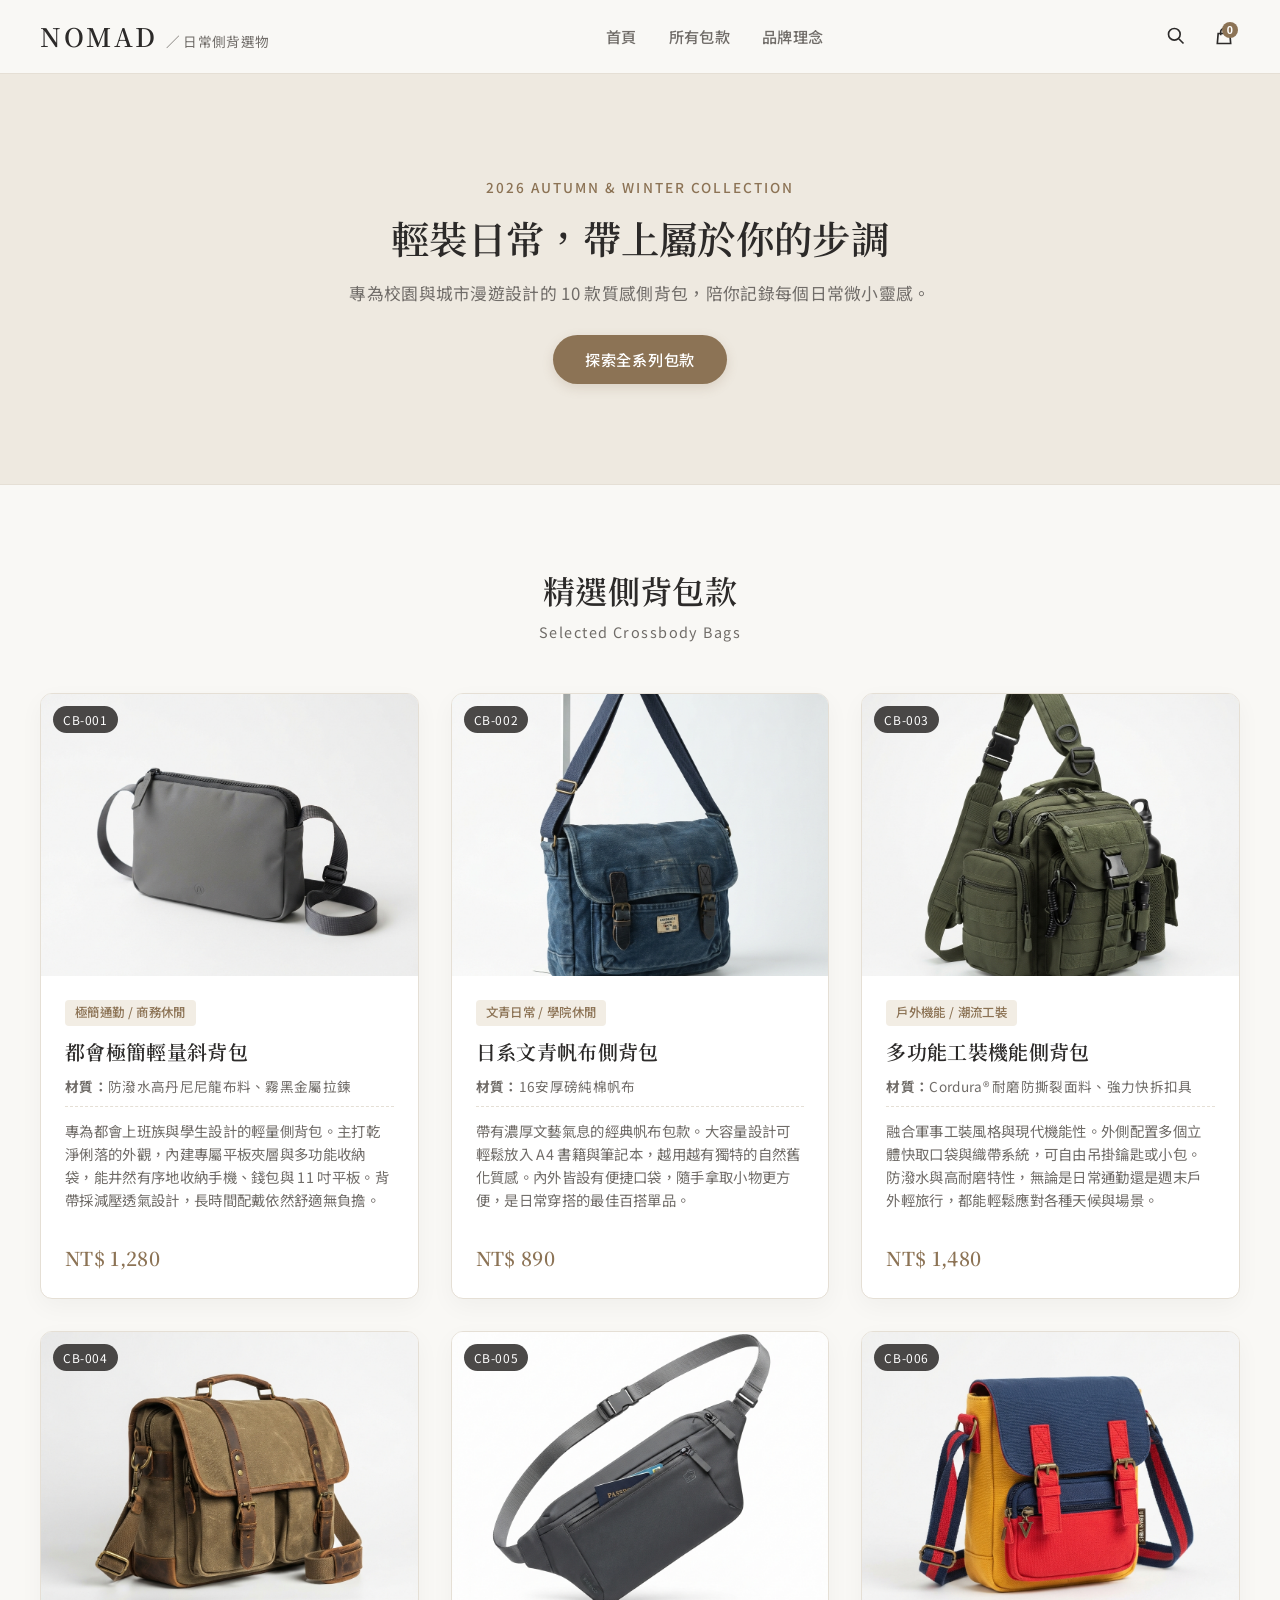
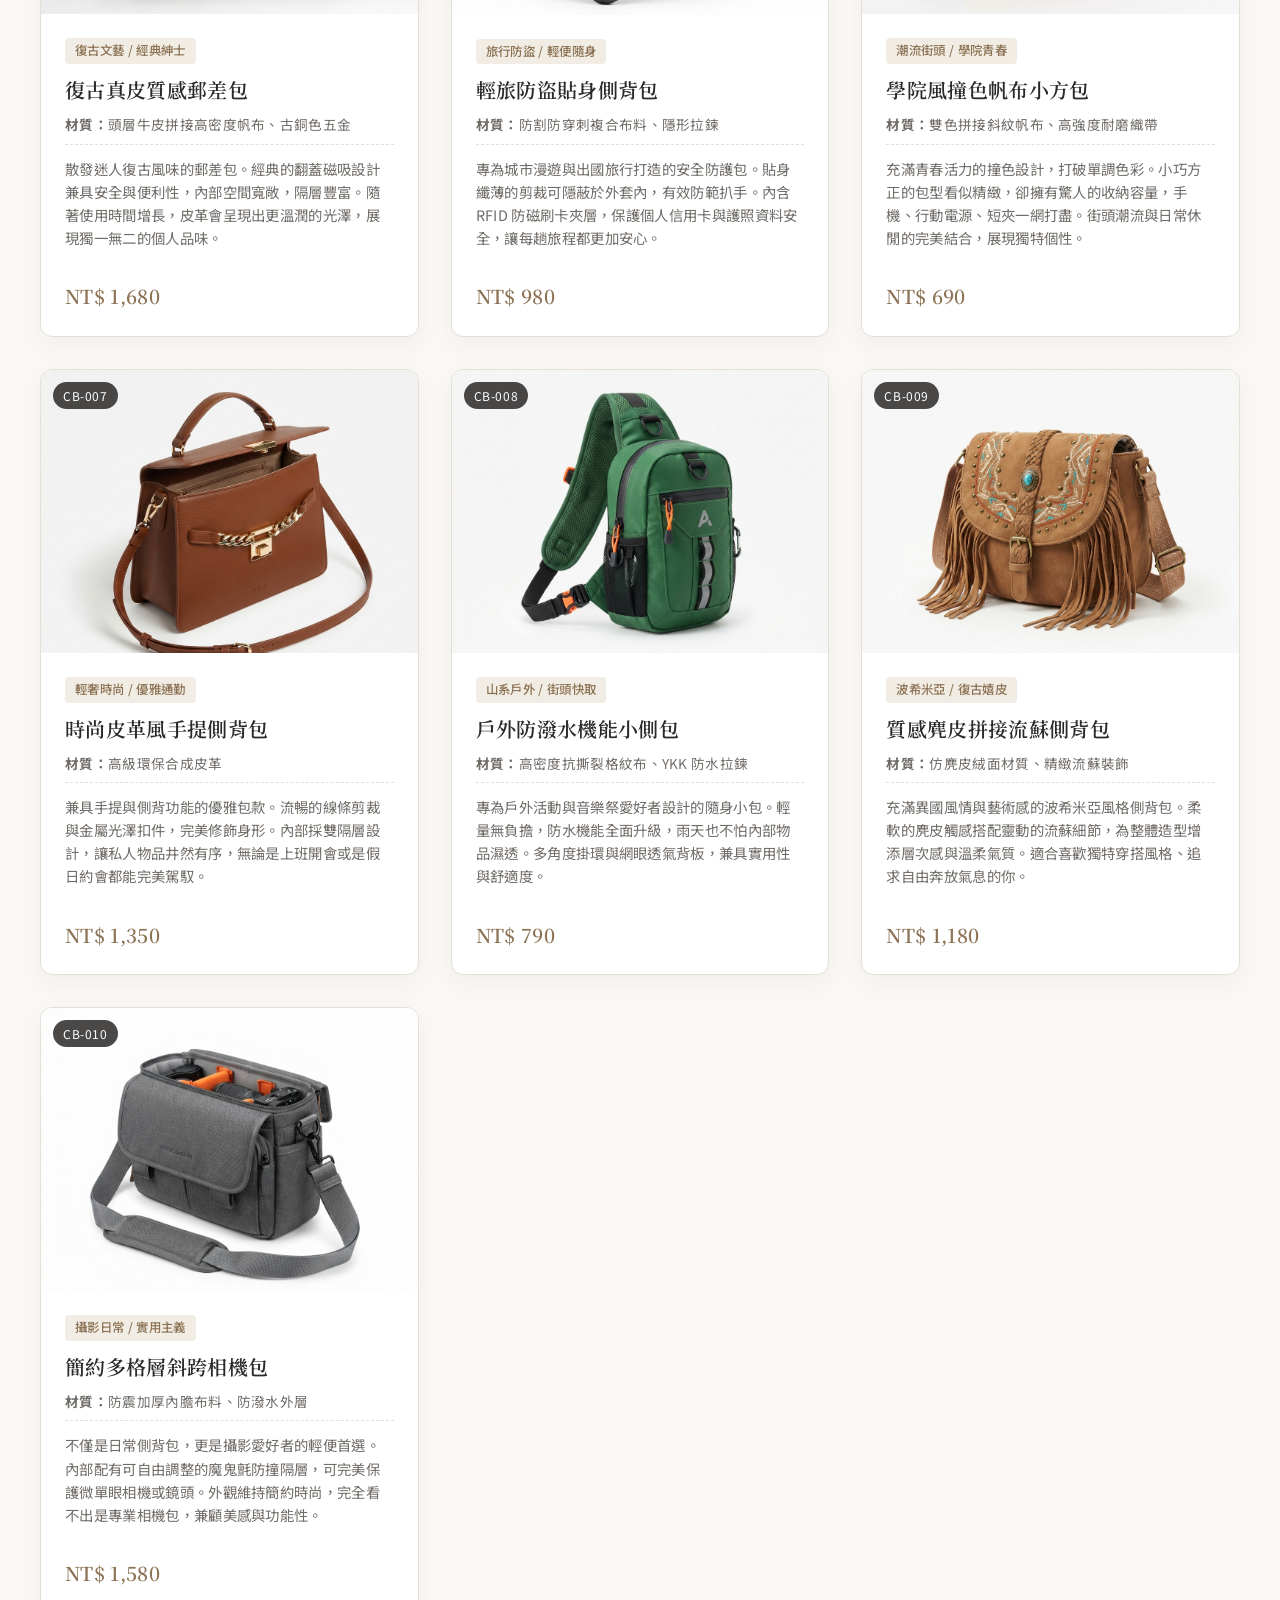
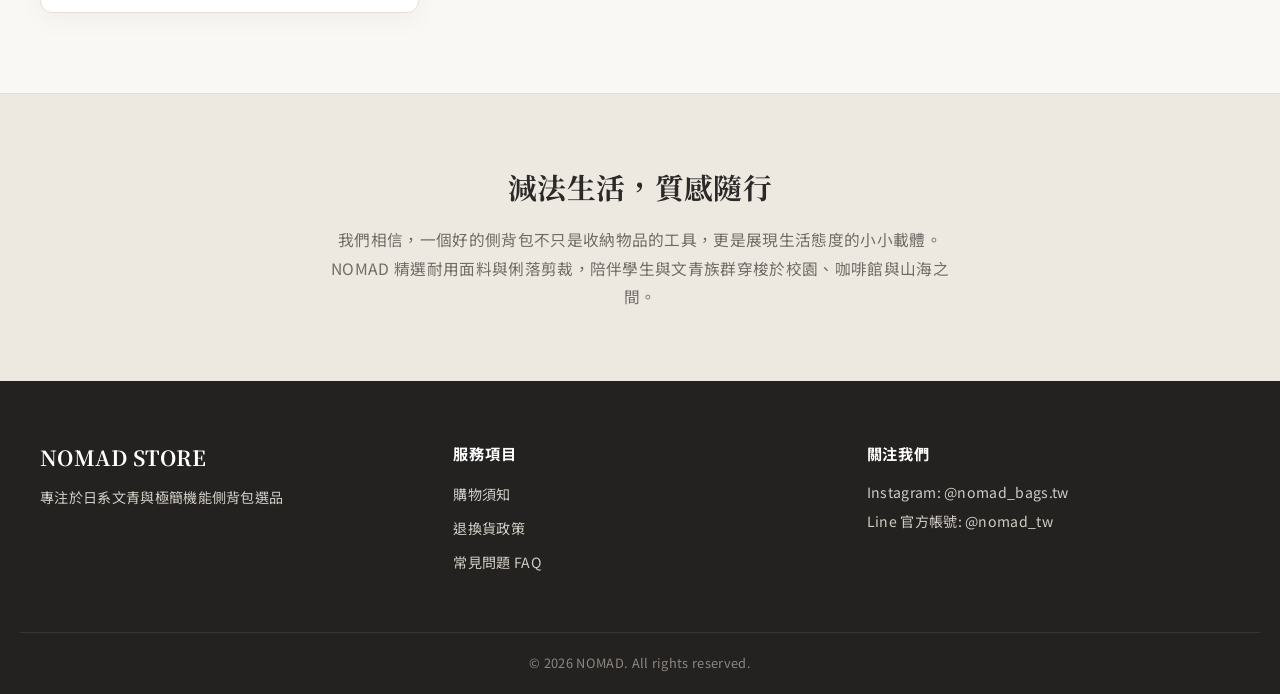
<file: bbcom/index.html>
<!DOCTYPE html>
<html lang="zh-Hant">
<head>
    <meta charset="UTF-8">
    <meta name="viewport" content="width=device-width, initial-scale=1.0">
    <title>NOMAD | 質感選物 · 隨行側背包專賣</title>
    <!-- 載入 Google Fonts 增添文青氣質 -->
    <link rel="preconnect" href="https://fonts.googleapis.com">
    <link rel="preconnect" href="https://fonts.gstatic.com" crossorigin>
    <link href="https://fonts.googleapis.com/css2?family=Noto+Serif+TC:wght@400;600&family=Noto+Sans+TC:wght@300;400;500;700&display=swap" rel="stylesheet">
    <link rel="stylesheet" href="style.css">
</head>
<body>

    <!-- 頂部導覽列 -->
    <header class="navbar">
        <div class="container nav-container">
            <a href="#" class="logo">
                <span class="logo-en">NOMAD</span>
                <span class="logo-sub">／ 日常側背選物</span>
            </a>
            <nav class="nav-menu">
                <a href="#hero">首頁</a>
                <a href="#products">所有包款</a>
                <a href="#about">品牌理念</a>
            </nav>
            <div class="nav-icons">
                <button class="icon-btn" aria-label="搜尋">
                    <svg width="20" height="20" fill="none" stroke="currentColor" stroke-width="2" viewBox="0 0 24 24"><path d="M21 21l-6-6m2-5a7 7 0 11-14 0 7 7 0 0114 0z"></path></svg>
                </button>
                <button class="icon-btn cart-btn" aria-label="購物車">
                    <svg width="20" height="20" fill="none" stroke="currentColor" stroke-width="2" viewBox="0 0 24 24"><path d="M16 11V7a4 4 0 00-8 0v4M5 9h14l1 12H4L5 9z"></path></svg>
                    <span class="cart-badge">0</span>
                </button>
            </div>
        </div>
    </header>

    <!-- Hero 形象 Banner -->
    <section id="hero" class="hero">
        <div class="hero-overlay"></div>
        <div class="container hero-content">
            <span class="hero-tag">2026 Autumn & Winter Collection</span>
            <h1>輕裝日常，帶上屬於你的步調</h1>
            <p>專為校園與城市漫遊設計的 10 款質感側背包，陪你記錄每個日常微小靈感。</p>
            <a href="#products" class="btn-primary">探索全系列包款</a>
        </div>
    </section>

    <!-- 分類篩選列 -->
    <section id="products" class="products-section">
        <div class="container">
            <div class="section-header">
                <h2>精選側背包款</h2>
                <p class="subtitle">Selected Crossbody Bags</p>
            </div>

            <!-- 商品展示網格 -->
            <div class="product-grid">

                <!-- 01 -->
                <article class="product-card">
                    <div class="card-image-wrap">
                        <span class="badge">CB-001</span>
                        <img src="images/01.jpg" alt="都會極簡輕量斜背包">
                        <button class="quick-add-btn">加入購物車</button>
                    </div>
                    <div class="card-body">
                        <div class="style-tag">極簡通勤 / 商務休閒</div>
                        <h3 class="product-title">都會極簡輕量斜背包</h3>
                        <p class="material-text"><strong>材質：</strong>防潑水高丹尼尼龍布料、霧黑金屬拉鍊</p>
                        <p class="description">專為都會上班族與學生設計的輕量側背包。主打乾淨俐落的外觀，內建專屬平板夾層與多功能收納袋，能井然有序地收納手機、錢包與 11 吋平板。背帶採減壓透氣設計，長時間配戴依然舒適無負擔。</p>
                        <div class="card-footer">
                            <span class="price">NT$ 1,280</span>
                        </div>
                    </div>
                </article>

                <!-- 02 -->
                <article class="product-card">
                    <div class="card-image-wrap">
                        <span class="badge">CB-002</span>
                        <img src="images/02.jpg" alt="日系文青帆布側背包">
                        <button class="quick-add-btn">加入購物車</button>
                    </div>
                    <div class="card-body">
                        <div class="style-tag">文青日常 / 學院休閒</div>
                        <h3 class="product-title">日系文青帆布側背包</h3>
                        <p class="material-text"><strong>材質：</strong>16安厚磅純棉帆布</p>
                        <p class="description">帶有濃厚文藝氣息的經典帆布包款。大容量設計可輕鬆放入 A4 書籍與筆記本，越用越有獨特的自然舊化質感。內外皆設有便捷口袋，隨手拿取小物更方便，是日常穿搭的最佳百搭單品。</p>
                        <div class="card-footer">
                            <span class="price">NT$ 890</span>
                        </div>
                    </div>
                </article>

                <!-- 03 -->
                <article class="product-card">
                    <div class="card-image-wrap">
                        <span class="badge">CB-003</span>
                        <img src="images/03.jpg" alt="多功能工裝機能側背包">
                        <button class="quick-add-btn">加入購物車</button>
                    </div>
                    <div class="card-body">
                        <div class="style-tag">戶外機能 / 潮流工裝</div>
                        <h3 class="product-title">多功能工裝機能側背包</h3>
                        <p class="material-text"><strong>材質：</strong>Cordura® 耐磨防撕裂面料、強力快拆扣具</p>
                        <p class="description">融合軍事工裝風格與現代機能性。外側配置多個立體快取口袋與織帶系統，可自由吊掛鑰匙或小包。防潑水與高耐磨特性，無論是日常通勤還是週末戶外輕旅行，都能輕鬆應對各種天候與場景。</p>
                        <div class="card-footer">
                            <span class="price">NT$ 1,480</span>
                        </div>
                    </div>
                </article>

                <!-- 04 -->
                <article class="product-card">
                    <div class="card-image-wrap">
                        <span class="badge">CB-004</span>
                        <img src="images/04.jpg" alt="復古真皮質感郵差包">
                        <button class="quick-add-btn">加入購物車</button>
                    </div>
                    <div class="card-body">
                        <div class="style-tag">復古文藝 / 經典紳士</div>
                        <h3 class="product-title">復古真皮質感郵差包</h3>
                        <p class="material-text"><strong>材質：</strong>頭層牛皮拼接高密度帆布、古銅色五金</p>
                        <p class="description">散發迷人復古風味的郵差包。經典的翻蓋磁吸設計兼具安全與便利性，內部空間寬敞，隔層豐富。隨著使用時間增長，皮革會呈現出更溫潤的光澤，展現獨一無二的個人品味。</p>
                        <div class="card-footer">
                            <span class="price">NT$ 1,680</span>
                        </div>
                    </div>
                </article>

                <!-- 05 -->
                <article class="product-card">
                    <div class="card-image-wrap">
                        <span class="badge">CB-005</span>
                        <img src="images/05.jpg" alt="輕旅防盜貼身側背包">
                        <button class="quick-add-btn">加入購物車</button>
                    </div>
                    <div class="card-body">
                        <div class="style-tag">旅行防盜 / 輕便隨身</div>
                        <h3 class="product-title">輕旅防盜貼身側背包</h3>
                        <p class="material-text"><strong>材質：</strong>防割防穿刺複合布料、隱形拉鍊</p>
                        <p class="description">專為城市漫遊與出國旅行打造的安全防護包。貼身纖薄的剪裁可隱蔽於外套內，有效防範扒手。內含 RFID 防磁刷卡夾層，保護個人信用卡與護照資料安全，讓每趟旅程都更加安心。</p>
                        <div class="card-footer">
                            <span class="price">NT$ 980</span>
                        </div>
                    </div>
                </article>

                <!-- 06 -->
                <article class="product-card">
                    <div class="card-image-wrap">
                        <span class="badge">CB-006</span>
                        <img src="images/06.jpg" alt="學院風撞色帆布小方包">
                        <button class="quick-add-btn">加入購物車</button>
                    </div>
                    <div class="card-body">
                        <div class="style-tag">潮流街頭 / 學院青春</div>
                        <h3 class="product-title">學院風撞色帆布小方包</h3>
                        <p class="material-text"><strong>材質：</strong>雙色拼接斜紋帆布、高強度耐磨織帶</p>
                        <p class="description">充滿青春活力的撞色設計，打破單調色彩。小巧方正的包型看似精緻，卻擁有驚人的收納容量，手機、行動電源、短夾一網打盡。街頭潮流與日常休閒的完美結合，展現獨特個性。</p>
                        <div class="card-footer">
                            <span class="price">NT$ 690</span>
                        </div>
                    </div>
                </article>

                <!-- 07 -->
                <article class="product-card">
                    <div class="card-image-wrap">
                        <span class="badge">CB-007</span>
                        <img src="images/07.jpg" alt="時尚皮革風手提側背包">
                        <button class="quick-add-btn">加入購物車</button>
                    </div>
                    <div class="card-body">
                        <div class="style-tag">輕奢時尚 / 優雅通勤</div>
                        <h3 class="product-title">時尚皮革風手提側背包</h3>
                        <p class="material-text"><strong>材質：</strong>高級環保合成皮革</p>
                        <p class="description">兼具手提與側背功能的優雅包款。流暢的線條剪裁與金屬光澤扣件，完美修飾身形。內部採雙隔層設計，讓私人物品井然有序，無論是上班開會或是假日約會都能完美駕馭。</p>
                        <div class="card-footer">
                            <span class="price">NT$ 1,350</span>
                        </div>
                    </div>
                </article>

                <!-- 08 -->
                <article class="product-card">
                    <div class="card-image-wrap">
                        <span class="badge">CB-008</span>
                        <img src="images/08.jpg" alt="戶外防潑水機能小側包">
                        <button class="quick-add-btn">加入購物車</button>
                    </div>
                    <div class="card-body">
                        <div class="style-tag">山系戶外 / 街頭快取</div>
                        <h3 class="product-title">戶外防潑水機能小側包</h3>
                        <p class="material-text"><strong>材質：</strong>高密度抗撕裂格紋布、YKK 防水拉鍊</p>
                        <p class="description">專為戶外活動與音樂祭愛好者設計的隨身小包。輕量無負擔，防水機能全面升級，雨天也不怕內部物品濕透。多角度掛環與網眼透氣背板，兼具實用性與舒適度。</p>
                        <div class="card-footer">
                            <span class="price">NT$ 790</span>
                        </div>
                    </div>
                </article>

                <!-- 09 -->
                <article class="product-card">
                    <div class="card-image-wrap">
                        <span class="badge">CB-009</span>
                        <img src="images/09.jpg" alt="質感麂皮拼接流蘇側背包">
                        <button class="quick-add-btn">加入購物車</button>
                    </div>
                    <div class="card-body">
                        <div class="style-tag">波希米亞 / 復古嬉皮</div>
                        <h3 class="product-title">質感麂皮拼接流蘇側背包</h3>
                        <p class="material-text"><strong>材質：</strong>仿麂皮絨面材質、精緻流蘇裝飾</p>
                        <p class="description">充滿異國風情與藝術感的波希米亞風格側背包。柔軟的麂皮觸感搭配靈動的流蘇細節，為整體造型增添層次感與溫柔氣質。適合喜歡獨特穿搭風格、追求自由奔放氣息的你。</p>
                        <div class="card-footer">
                            <span class="price">NT$ 1,180</span>
                        </div>
                    </div>
                </article>

                <!-- 10 -->
                <article class="product-card">
                    <div class="card-image-wrap">
                        <span class="badge">CB-010</span>
                        <img src="images/10.jpg" alt="簡約多格層斜跨相機包">
                        <button class="quick-add-btn">加入購物車</button>
                    </div>
                    <div class="card-body">
                        <div class="style-tag">攝影日常 / 實用主義</div>
                        <h3 class="product-title">簡約多格層斜跨相機包</h3>
                        <p class="material-text"><strong>材質：</strong>防震加厚內膽布料、防潑水外層</p>
                        <p class="description">不僅是日常側背包，更是攝影愛好者的輕便首選。內部配有可自由調整的魔鬼氈防撞隔層，可完美保護微單眼相機或鏡頭。外觀維持簡約時尚，完全看不出是專業相機包，兼顧美感與功能性。</p>
                        <div class="card-footer">
                            <span class="price">NT$ 1,580</span>
                        </div>
                    </div>
                </article>

            </div>
        </div>
    </section>

    <!-- 品牌理念 section -->
    <section id="about" class="about-section">
        <div class="container about-container">
            <h2>減法生活，質感隨行</h2>
            <p>我們相信，一個好的側背包不只是收納物品的工具，更是展現生活態度的小小載體。NOMAD 精選耐用面料與俐落剪裁，陪伴學生與文青族群穿梭於校園、咖啡館與山海之間。</p>
        </div>
    </section>

    <!-- 頁尾 Footer -->
    <footer class="footer">
        <div class="container footer-content">
            <div class="footer-brand">
                <h3>NOMAD STORE</h3>
                <p>專注於日系文青與極簡機能側背包選品</p>
            </div>
            <div class="footer-links">
                <h4>服務項目</h4>
                <ul>
                    <li><a href="#">購物須知</a></li>
                    <li><a href="#">退換貨政策</a></li>
                    <li><a href="#">常見問題 FAQ</a></li>
                </ul>
            </div>
            <div class="footer-social">
                <h4>關注我們</h4>
                <p>Instagram: @nomad_bags.tw</p>
                <p>Line 官方帳號: @nomad_tw</p>
            </div>
        </div>
        <div class="footer-bottom">
            <p>&copy; 2026 NOMAD. All rights reserved.</p>
        </div>
    </footer>

    <!-- 購物車互動效果 Script -->
    <script>
        let cartCount = 0;
        const cartBadge = document.querySelector('.cart-badge');
        const cartBtn = document.querySelector('.cart-btn');
        const quickAddBtns = document.querySelectorAll('.quick-add-btn');

        quickAddBtns.forEach(btn => {
            btn.addEventListener('click', (e) => {
                e.stopPropagation();
                cartCount++;
                cartBadge.textContent = cartCount;

                // 觸發購物車按鈕的震動與發光特效
                cartBtn.classList.remove('glow-shake');
                void cartBtn.offsetWidth; // 觸發重繪以重啟動畫
                cartBtn.classList.add('glow-shake');
            });
        });
    </script>
</body>
</html>
</file>
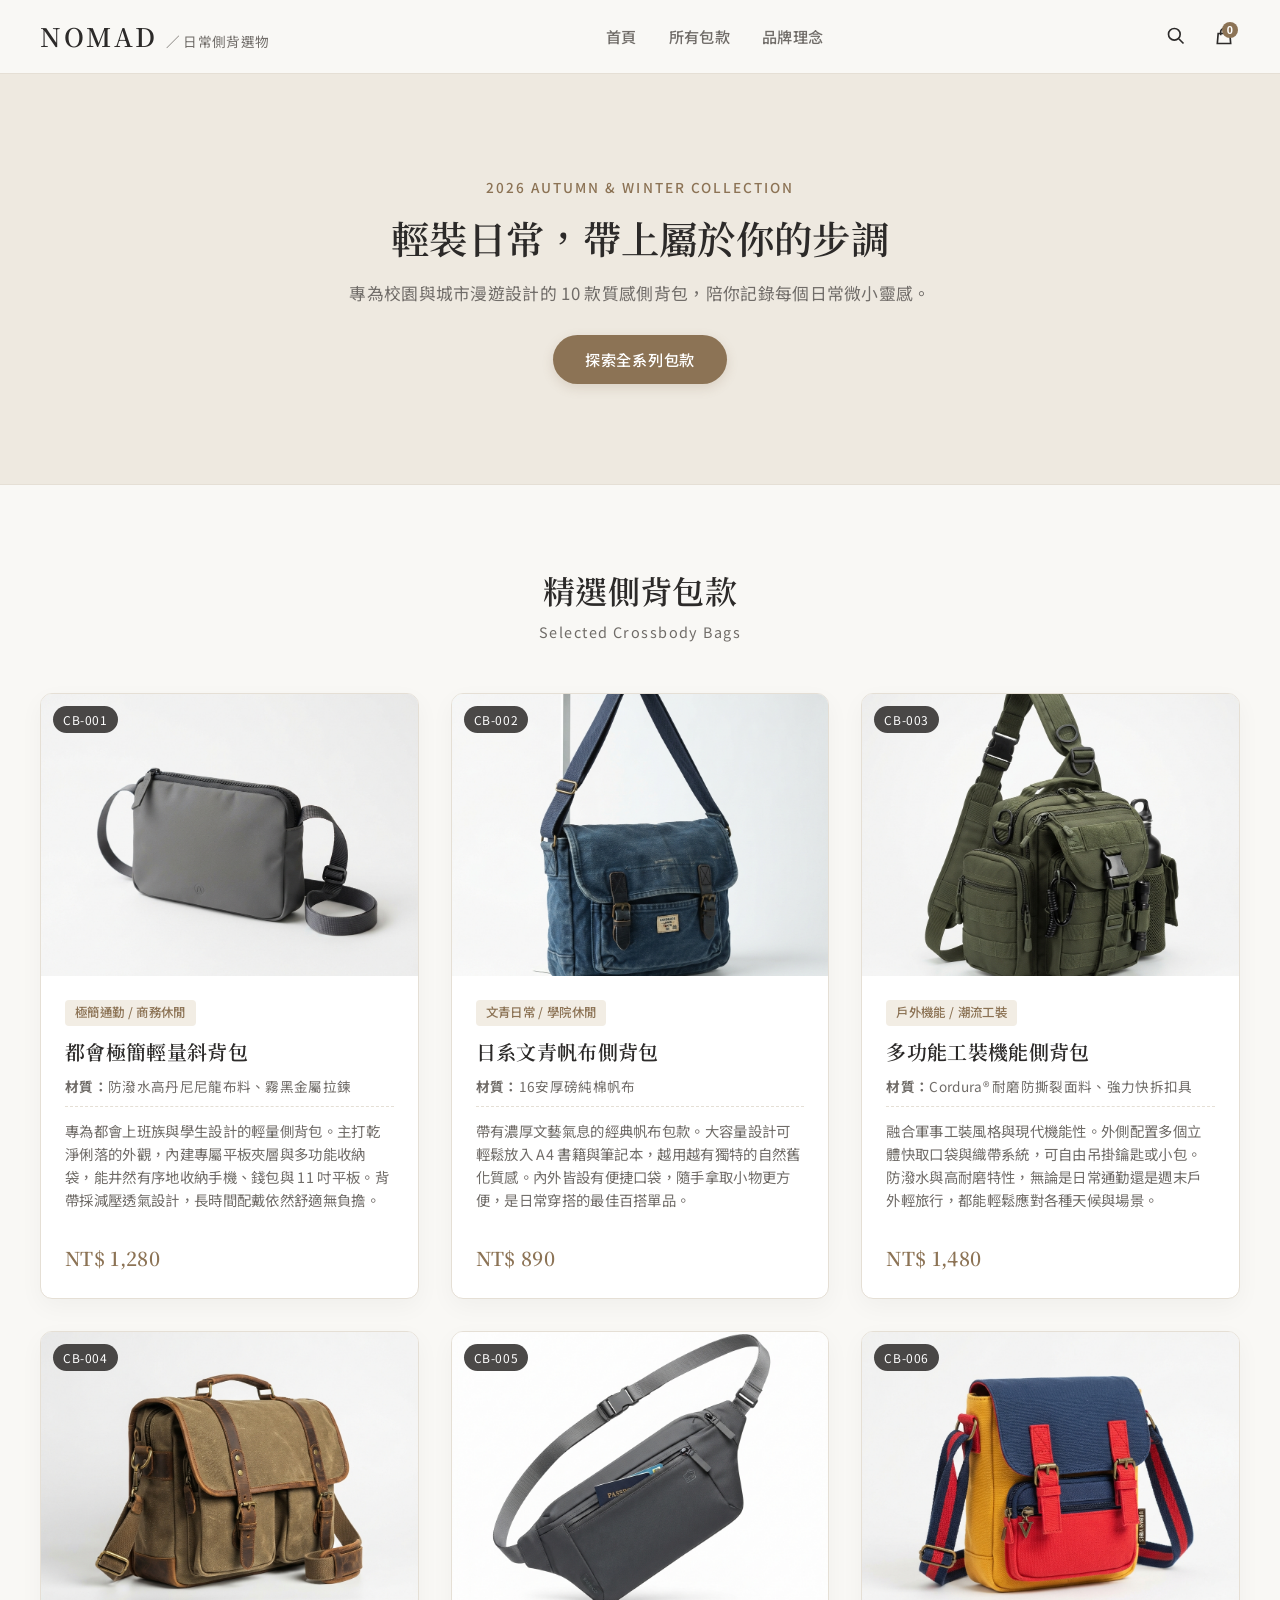
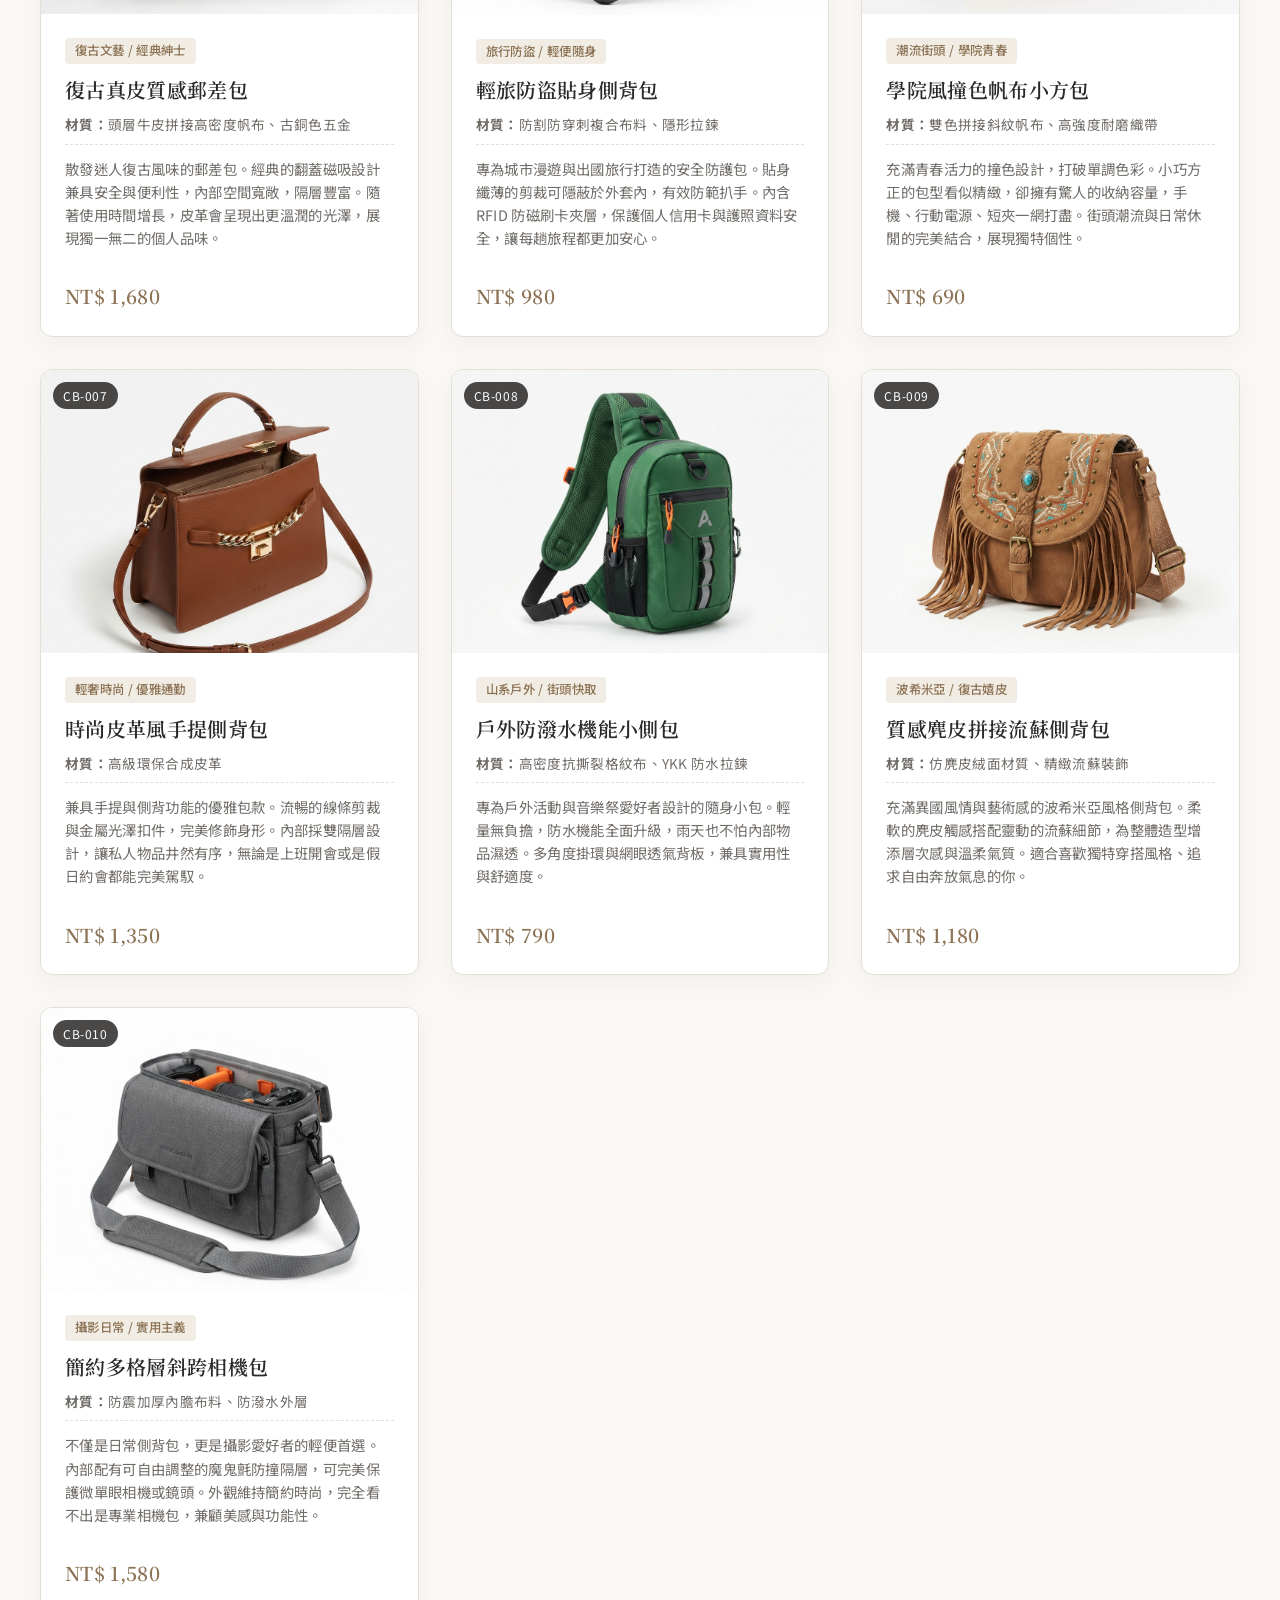
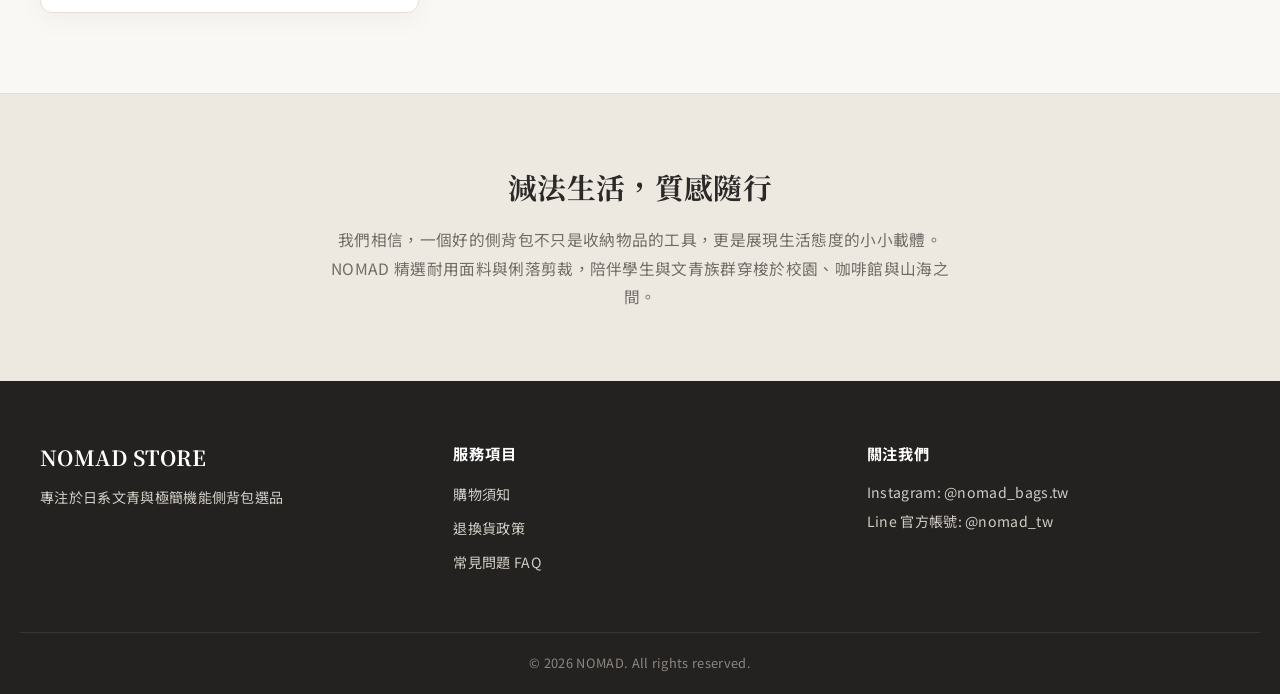
<file: bbcom/js.html>
<!DOCTYPE html>
<html lang="zh-Hant">
<head>
    <meta charset="UTF-8">
    <meta name="viewport" content="width=device-width, initial-scale=1.0">
    <title>NOMAD | 質感選物 · 隨行側背包專賣</title>
    <!-- 載入 Google Fonts 增添文青氣質 -->
    <link rel="preconnect" href="https://fonts.googleapis.com">
    <link rel="preconnect" href="https://fonts.gstatic.com" crossorigin>
    <link href="https://fonts.googleapis.com/css2?family=Noto+Serif+TC:wght@400;600&family=Noto+Sans+TC:wght@300;400;500;700&display=swap" rel="stylesheet">
    <link rel="stylesheet" href="style.css">
</head>
<body>

    <!-- 頂部導覽列 -->
    <header class="navbar">
        <div class="container nav-container">
            <a href="#" class="logo">
                <span class="logo-en">NOMAD</span>
                <span class="logo-sub">／ 日常側背選物</span>
            </a>
            <nav class="nav-menu">
                <a href="#hero">首頁</a>
                <a href="#products">所有包款</a>
                <a href="#about">品牌理念</a>
            </nav>
            <div class="nav-icons">
                <button class="icon-btn" aria-label="搜尋">
                    <svg width="20" height="20" fill="none" stroke="currentColor" stroke-width="2" viewBox="0 0 24 24"><path d="M21 21l-6-6m2-5a7 7 0 11-14 0 7 7 0 0114 0z"></path></svg>
                </button>
                <button class="icon-btn cart-btn" aria-label="購物車">
                    <svg width="20" height="20" fill="none" stroke="currentColor" stroke-width="2" viewBox="0 0 24 24"><path d="M16 11V7a4 4 0 00-8 0v4M5 9h14l1 12H4L5 9z"></path></svg>
                    <span class="cart-badge">0</span>
                </button>
            </div>
        </div>
    </header>

    <!-- Hero 形象 Banner -->
    <section id="hero" class="hero">
        <div class="hero-overlay"></div>
        <div class="container hero-content">
            <span class="hero-tag">2026 Autumn & Winter Collection</span>
            <h1>輕裝日常，帶上屬於你的步調</h1>
            <p>專為校園與城市漫遊設計的 10 款質感側背包，陪你記錄每個日常微小靈感。</p>
            <a href="#products" class="btn-primary">探索全系列包款</a>
        </div>
    </section>

    <!-- 分類篩選列 -->
    <section id="products" class="products-section">
        <div class="container">
            <div class="section-header">
                <h2>精選側背包款</h2>
                <p class="subtitle">Selected Crossbody Bags</p>
            </div>

            <!-- 商品展示網格 -->
            <div class="product-grid">

                <!-- 01 -->
                <article class="product-card">
                    <div class="card-image-wrap">
                        <span class="badge">CB-001</span>
                        <img src="images/01.jpg" alt="都會極簡輕量斜背包">
                        <button class="quick-add-btn">加入購物車</button>
                    </div>
                    <div class="card-body">
                        <div class="style-tag">極簡通勤 / 商務休閒</div>
                        <h3 class="product-title">都會極簡輕量斜背包</h3>
                        <p class="material-text"><strong>材質：</strong>防潑水高丹尼尼龍布料、霧黑金屬拉鍊</p>
                        <p class="description">專為都會上班族與學生設計的輕量側背包。主打乾淨俐落的外觀，內建專屬平板夾層與多功能收納袋，能井然有序地收納手機、錢包與 11 吋平板。背帶採減壓透氣設計，長時間配戴依然舒適無負擔。</p>
                        <div class="card-footer">
                            <span class="price">NT$ 1,280</span>
                        </div>
                    </div>
                </article>

                <!-- 02 -->
                <article class="product-card">
                    <div class="card-image-wrap">
                        <span class="badge">CB-002</span>
                        <img src="images/02.jpg" alt="日系文青帆布側背包">
                        <button class="quick-add-btn">加入購物車</button>
                    </div>
                    <div class="card-body">
                        <div class="style-tag">文青日常 / 學院休閒</div>
                        <h3 class="product-title">日系文青帆布側背包</h3>
                        <p class="material-text"><strong>材質：</strong>16安厚磅純棉帆布</p>
                        <p class="description">帶有濃厚文藝氣息的經典帆布包款。大容量設計可輕鬆放入 A4 書籍與筆記本，越用越有獨特的自然舊化質感。內外皆設有便捷口袋，隨手拿取小物更方便，是日常穿搭的最佳百搭單品。</p>
                        <div class="card-footer">
                            <span class="price">NT$ 890</span>
                        </div>
                    </div>
                </article>

                <!-- 03 -->
                <article class="product-card">
                    <div class="card-image-wrap">
                        <span class="badge">CB-003</span>
                        <img src="images/03.jpg" alt="多功能工裝機能側背包">
                        <button class="quick-add-btn">加入購物車</button>
                    </div>
                    <div class="card-body">
                        <div class="style-tag">戶外機能 / 潮流工裝</div>
                        <h3 class="product-title">多功能工裝機能側背包</h3>
                        <p class="material-text"><strong>材質：</strong>Cordura® 耐磨防撕裂面料、強力快拆扣具</p>
                        <p class="description">融合軍事工裝風格與現代機能性。外側配置多個立體快取口袋與織帶系統，可自由吊掛鑰匙或小包。防潑水與高耐磨特性，無論是日常通勤還是週末戶外輕旅行，都能輕鬆應對各種天候與場景。</p>
                        <div class="card-footer">
                            <span class="price">NT$ 1,480</span>
                        </div>
                    </div>
                </article>

                <!-- 04 -->
                <article class="product-card">
                    <div class="card-image-wrap">
                        <span class="badge">CB-004</span>
                        <img src="images/04.jpg" alt="復古真皮質感郵差包">
                        <button class="quick-add-btn">加入購物車</button>
                    </div>
                    <div class="card-body">
                        <div class="style-tag">復古文藝 / 經典紳士</div>
                        <h3 class="product-title">復古真皮質感郵差包</h3>
                        <p class="material-text"><strong>材質：</strong>頭層牛皮拼接高密度帆布、古銅色五金</p>
                        <p class="description">散發迷人復古風味的郵差包。經典的翻蓋磁吸設計兼具安全與便利性，內部空間寬敞，隔層豐富。隨著使用時間增長，皮革會呈現出更溫潤的光澤，展現獨一無二的個人品味。</p>
                        <div class="card-footer">
                            <span class="price">NT$ 1,680</span>
                        </div>
                    </div>
                </article>

                <!-- 05 -->
                <article class="product-card">
                    <div class="card-image-wrap">
                        <span class="badge">CB-005</span>
                        <img src="images/05.jpg" alt="輕旅防盜貼身側背包">
                        <button class="quick-add-btn">加入購物車</button>
                    </div>
                    <div class="card-body">
                        <div class="style-tag">旅行防盜 / 輕便隨身</div>
                        <h3 class="product-title">輕旅防盜貼身側背包</h3>
                        <p class="material-text"><strong>材質：</strong>防割防穿刺複合布料、隱形拉鍊</p>
                        <p class="description">專為城市漫遊與出國旅行打造的安全防護包。貼身纖薄的剪裁可隱蔽於外套內，有效防範扒手。內含 RFID 防磁刷卡夾層，保護個人信用卡與護照資料安全，讓每趟旅程都更加安心。</p>
                        <div class="card-footer">
                            <span class="price">NT$ 980</span>
                        </div>
                    </div>
                </article>

                <!-- 06 -->
                <article class="product-card">
                    <div class="card-image-wrap">
                        <span class="badge">CB-006</span>
                        <img src="images/06.jpg" alt="學院風撞色帆布小方包">
                        <button class="quick-add-btn">加入購物車</button>
                    </div>
                    <div class="card-body">
                        <div class="style-tag">潮流街頭 / 學院青春</div>
                        <h3 class="product-title">學院風撞色帆布小方包</h3>
                        <p class="material-text"><strong>材質：</strong>雙色拼接斜紋帆布、高強度耐磨織帶</p>
                        <p class="description">充滿青春活力的撞色設計，打破單調色彩。小巧方正的包型看似精緻，卻擁有驚人的收納容量，手機、行動電源、短夾一網打盡。街頭潮流與日常休閒的完美結合，展現獨特個性。</p>
                        <div class="card-footer">
                            <span class="price">NT$ 690</span>
                        </div>
                    </div>
                </article>

                <!-- 07 -->
                <article class="product-card">
                    <div class="card-image-wrap">
                        <span class="badge">CB-007</span>
                        <img src="images/07.jpg" alt="時尚皮革風手提側背包">
                        <button class="quick-add-btn">加入購物車</button>
                    </div>
                    <div class="card-body">
                        <div class="style-tag">輕奢時尚 / 優雅通勤</div>
                        <h3 class="product-title">時尚皮革風手提側背包</h3>
                        <p class="material-text"><strong>材質：</strong>高級環保合成皮革</p>
                        <p class="description">兼具手提與側背功能的優雅包款。流暢的線條剪裁與金屬光澤扣件，完美修飾身形。內部採雙隔層設計，讓私人物品井然有序，無論是上班開會或是假日約會都能完美駕馭。</p>
                        <div class="card-footer">
                            <span class="price">NT$ 1,350</span>
                        </div>
                    </div>
                </article>

                <!-- 08 -->
                <article class="product-card">
                    <div class="card-image-wrap">
                        <span class="badge">CB-008</span>
                        <img src="images/08.jpg" alt="戶外防潑水機能小側包">
                        <button class="quick-add-btn">加入購物車</button>
                    </div>
                    <div class="card-body">
                        <div class="style-tag">山系戶外 / 街頭快取</div>
                        <h3 class="product-title">戶外防潑水機能小側包</h3>
                        <p class="material-text"><strong>材質：</strong>高密度抗撕裂格紋布、YKK 防水拉鍊</p>
                        <p class="description">專為戶外活動與音樂祭愛好者設計的隨身小包。輕量無負擔，防水機能全面升級，雨天也不怕內部物品濕透。多角度掛環與網眼透氣背板，兼具實用性與舒適度。</p>
                        <div class="card-footer">
                            <span class="price">NT$ 790</span>
                        </div>
                    </div>
                </article>

                <!-- 09 -->
                <article class="product-card">
                    <div class="card-image-wrap">
                        <span class="badge">CB-009</span>
                        <img src="images/09.jpg" alt="質感麂皮拼接流蘇側背包">
                        <button class="quick-add-btn">加入購物車</button>
                    </div>
                    <div class="card-body">
                        <div class="style-tag">波希米亞 / 復古嬉皮</div>
                        <h3 class="product-title">質感麂皮拼接流蘇側背包</h3>
                        <p class="material-text"><strong>材質：</strong>仿麂皮絨面材質、精緻流蘇裝飾</p>
                        <p class="description">充滿異國風情與藝術感的波希米亞風格側背包。柔軟的麂皮觸感搭配靈動的流蘇細節，為整體造型增添層次感與溫柔氣質。適合喜歡獨特穿搭風格、追求自由奔放氣息的你。</p>
                        <div class="card-footer">
                            <span class="price">NT$ 1,180</span>
                        </div>
                    </div>
                </article>

                <!-- 10 -->
                <article class="product-card">
                    <div class="card-image-wrap">
                        <span class="badge">CB-010</span>
                        <img src="images/10.jpg" alt="簡約多格層斜跨相機包">
                        <button class="quick-add-btn">加入購物車</button>
                    </div>
                    <div class="card-body">
                        <div class="style-tag">攝影日常 / 實用主義</div>
                        <h3 class="product-title">簡約多格層斜跨相機包</h3>
                        <p class="material-text"><strong>材質：</strong>防震加厚內膽布料、防潑水外層</p>
                        <p class="description">不僅是日常側背包，更是攝影愛好者的輕便首選。內部配有可自由調整的魔鬼氈防撞隔層，可完美保護微單眼相機或鏡頭。外觀維持簡約時尚，完全看不出是專業相機包，兼顧美感與功能性。</p>
                        <div class="card-footer">
                            <span class="price">NT$ 1,580</span>
                        </div>
                    </div>
                </article>

            </div>
        </div>
    </section>

    <!-- 品牌理念 section -->
    <section id="about" class="about-section">
        <div class="container about-container">
            <h2>減法生活，質感隨行</h2>
            <p>我們相信，一個好的側背包不只是收納物品的工具，更是展現生活態度的小小載體。NOMAD 精選耐用面料與俐落剪裁，陪伴學生與文青族群穿梭於校園、咖啡館與山海之間。</p>
        </div>
    </section>

    <!-- 頁尾 Footer -->
    <footer class="footer">
        <div class="container footer-content">
            <div class="footer-brand">
                <h3>NOMAD STORE</h3>
                <p>專注於日系文青與極簡機能側背包選品</p>
            </div>
            <div class="footer-links">
                <h4>服務項目</h4>
                <ul>
                    <li><a href="#">購物須知</a></li>
                    <li><a href="#">退換貨政策</a></li>
                    <li><a href="#">常見問題 FAQ</a></li>
                </ul>
            </div>
            <div class="footer-social">
                <h4>關注我們</h4>
                <p>Instagram: @nomad_bags.tw</p>
                <p>Line 官方帳號: @nomad_tw</p>
            </div>
        </div>
        <div class="footer-bottom">
            <p>&copy; 2026 NOMAD. All rights reserved.</p>
        </div>
    </footer>

    <!-- 購物車與特效互動 JavaScript -->
    <script>
        document.addEventListener('DOMContentLoaded', () => {
            const cartBadge = document.querySelector('.cart-badge');
            const cartBtn = document.querySelector('.cart-btn');
            const quickAddBtns = document.querySelectorAll('.quick-add-btn');
            
            let cartCount = 0;

            quickAddBtns.forEach(btn => {
                btn.addEventListener('click', (e) => {
                    e.stopPropagation();
                    
                    // 1. 累加購物車數量
                    cartCount++;
                    cartBadge.textContent = cartCount;

                    // 2. 觸發按鈕震動與發光特效
                    btn.classList.add('shake-glow');
                    
                    // 3. 觸發頂部購物車圖示發光震動特效
                    cartBtn.classList.add('shake-glow');

                    // 動畫結束後移除樣式，以便下次點擊可再次觸發
                    setTimeout(() => {
                        btn.classList.remove('shake-glow');
                        cartBtn.classList.remove('shake-glow');
                    }, 600);

                    // 按鈕文字短暫回饋
                    const originalText = btn.textContent;
                    btn.textContent = '已加入！';
                    btn.style.backgroundColor = 'var(--accent-color)';
                    btn.style.color = '#fff';

                    setTimeout(() => {
                        btn.textContent = originalText;
                        btn.style.backgroundColor = '';
                        btn.style.color = '';
                    }, 1000);
                });
            });
        });
    </script>
</body>
</html>
</file>
<file: bbcom/style.css>
/* ==========================================================================
   CSS Reset & 變數設定 (文青大地色系)
   ========================================================================== */
:root {
    --bg-main: #f9f8f5;          /* 暖米白底色 */
    --bg-card: #ffffff;          /* 純白卡片背景 */
    --text-primary: #2c2a29;     /* 濃墨黑文字 */
    --text-secondary: #706c68;   /* 質感灰內文 */
    --accent-color: #8c7355;     /* 文青棕/大地色系 */
    --accent-light: #f2ede4;     /* 淡沙色標籤背景 */
    --border-color: #e5dfd5;     /* 柔和邊框色 */
    --shadow-soft: 0 8px 24px rgba(0, 0, 0, 0.04);
    --shadow-hover: 0 12px 32px rgba(140, 115, 85, 0.12);
    --font-heading: 'Noto Serif TC', serif;
    --font-body: 'Noto Sans TC', sans-serif;
    --transition-smooth: all 0.3s cubic-bezier(0.25, 0.8, 0.25, 1);
}

*, *::before, *::after {
    box-sizing: border-box;
    margin: 0;
    padding: 0;
}

html {
    scroll-behavior: smooth;
}

body {
    background-color: var(--bg-main);
    color: var(--text-primary);
    font-family: var(--font-body);
    font-weight: 400;
    line-height: 1.6;
    letter-spacing: 0.02em;
}

.container {
    max-width: 1240px;
    margin: 0 auto;
    padding: 0 20px;
}

a {
    text-decoration: none;
    color: inherit;
}

/* ==========================================================================
   導覽列 (Navbar)
   ========================================================================== */
.navbar {
    position: sticky;
    top: 0;
    background-color: rgba(249, 248, 245, 0.92);
    backdrop-filter: blur(10px);
    border-bottom: 1px solid var(--border-color);
    z-index: 1000;
    padding: 16px 0;
}

.nav-container {
    display: flex;
    justify-content: space-between;
    align-items: center;
}

.logo {
    display: flex;
    align-items: baseline;
    gap: 8px;
}

.logo-en {
    font-family: var(--font-heading);
    font-size: 1.6rem;
    font-weight: 600;
    letter-spacing: 0.1em;
    color: var(--text-primary);
}

.logo-sub {
    font-size: 0.85rem;
    color: var(--text-secondary);
}

.nav-menu {
    display: flex;
    gap: 32px;
}

.nav-menu a {
    font-size: 0.95rem;
    font-weight: 500;
    color: var(--text-secondary);
    transition: var(--transition-smooth);
}

.nav-menu a:hover {
    color: var(--accent-color);
}

.nav-icons {
    display: flex;
    align-items: center;
    gap: 16px;
}

.icon-btn {
    background: none;
    border: none;
    cursor: pointer;
    color: var(--text-primary);
    padding: 6px;
    display: flex;
    align-items: center;
    justify-content: center;
    border-radius: 50%;
    transition: var(--transition-smooth);
}

.icon-btn:hover {
    background-color: var(--accent-light);
    color: var(--accent-color);
}

.cart-btn {
    position: relative;
}

.cart-badge {
    position: absolute;
    top: 2px;
    right: 2px;
    background-color: var(--accent-color);
    color: #fff;
    font-size: 0.7rem;
    width: 16px;
    height: 16px;
    border-radius: 50%;
    display: flex;
    align-items: center;
    justify-content: center;
    font-weight: 600;
}

/* ==========================================================================
   Hero 形象橫幅
   ========================================================================== */
.hero {
    position: relative;
    padding: 100px 0;
    background-color: #eee9e0;
    border-bottom: 1px solid var(--border-color);
    text-align: center;
    overflow: hidden;
}

.hero-content {
    position: relative;
    z-index: 2;
    max-width: 700px;
}

.hero-tag {
    display: inline-block;
    font-size: 0.85rem;
    letter-spacing: 0.15em;
    text-transform: uppercase;
    color: var(--accent-color);
    margin-bottom: 12px;
    font-weight: 500;
}

.hero h1 {
    font-family: var(--font-heading);
    font-size: 2.4rem;
    font-weight: 600;
    margin-bottom: 16px;
    color: var(--text-primary);
    line-height: 1.4;
}

.hero p {
    font-size: 1.05rem;
    color: var(--text-secondary);
    margin-bottom: 28px;
}

.btn-primary {
    display: inline-block;
    padding: 12px 32px;
    background-color: var(--accent-color);
    color: #ffffff;
    border-radius: 30px;
    font-size: 0.95rem;
    font-weight: 500;
    letter-spacing: 0.05em;
    transition: var(--transition-smooth);
    box-shadow: 0 4px 12px rgba(140, 115, 85, 0.2);
}

.btn-primary:hover {
    background-color: #725d43;
    transform: translateY(-2px);
}

/* ==========================================================================
   商品展示區 (Product Grid)
   ========================================================================== */
.products-section {
    padding: 80px 0;
}

.section-header {
    text-align: center;
    margin-bottom: 50px;
}

.section-header h2 {
    font-family: var(--font-heading);
    font-size: 2rem;
    font-weight: 600;
    color: var(--text-primary);
}

.section-header .subtitle {
    font-size: 0.9rem;
    color: var(--text-secondary);
    letter-spacing: 0.1em;
    margin-top: 4px;
}

.product-grid {
    display: grid;
    grid-template-columns: repeat(auto-fill, minmax(340px, 1fr));
    gap: 32px;
}

.product-card {
    background-color: var(--bg-card);
    border-radius: 12px;
    overflow: hidden;
    border: 1px solid var(--border-color);
    box-shadow: var(--shadow-soft);
    display: flex;
    flex-direction: column;
    transition: var(--transition-smooth);
}

.product-card:hover {
    transform: translateY(-6px);
    box-shadow: var(--shadow-hover);
    border-color: #d6ccbe;
}

.card-image-wrap {
    position: relative;
    width: 100%;
    padding-top: 75%; /* 4:3 比例圖片容器 */
    background-color: #f2f0eb;
    overflow: hidden;
}

.card-image-wrap img {
    position: absolute;
    top: 0;
    left: 0;
    width: 100%;
    height: 100%;
    object-fit: cover;
    transition: transform 0.5s ease;
}

.product-card:hover .card-image-wrap img {
    transform: scale(1.05);
}

.badge {
    position: absolute;
    top: 12px;
    left: 12px;
    background-color: rgba(44, 42, 41, 0.85);
    color: #ffffff;
    font-size: 0.75rem;
    padding: 4px 10px;
    border-radius: 20px;
    letter-spacing: 0.05em;
    z-index: 2;
}

.quick-add-btn {
    position: absolute;
    bottom: -40px;
    left: 50%;
    transform: translateX(-50%);
    background-color: rgba(255, 255, 255, 0.95);
    color: var(--text-primary);
    border: none;
    padding: 8px 20px;
    border-radius: 20px;
    font-size: 0.85rem;
    font-weight: 500;
    cursor: pointer;
    transition: var(--transition-smooth);
    box-shadow: 0 4px 12px rgba(0,0,0,0.1);
    white-space: nowrap;
}

.product-card:hover .quick-add-btn {
    bottom: 12px;
}

.quick-add-btn:hover {
    background-color: var(--accent-color);
    color: #ffffff;
}

.card-body {
    padding: 24px;
    display: flex;
    flex-direction: column;
    flex-grow: 1;
}

.style-tag {
    display: inline-block;
    align-self: flex-start;
    background-color: var(--accent-light);
    color: var(--accent-color);
    font-size: 0.78rem;
    font-weight: 500;
    padding: 3px 10px;
    border-radius: 4px;
    margin-bottom: 10px;
}

.product-title {
    font-family: var(--font-heading);
    font-size: 1.25rem;
    font-weight: 600;
    margin-bottom: 8px;
    color: var(--text-primary);
}

.material-text {
    font-size: 0.85rem;
    color: var(--text-secondary);
    margin-bottom: 12px;
    border-bottom: 1px dashed var(--border-color);
    padding-bottom: 8px;
}

.description {
    font-size: 0.9rem;
    color: var(--text-secondary);
    line-height: 1.6;
    margin-bottom: 20px;
    flex-grow: 1;
}

.card-footer {
    display: flex;
    justify-content: space-between;
    align-items: center;
    margin-top: auto;
    padding-top: 12px;
}

.price {
    font-family: var(--font-heading);
    font-size: 1.2rem;
    font-weight: 600;
    color: var(--accent-color);
}

/* ==========================================================================
   品牌理念 Section
   ========================================================================== */
.about-section {
    background-color: #eee9e0;
    padding: 70px 0;
    text-align: center;
    border-top: 1px solid var(--border-color);
}

.about-container {
    max-width: 680px;
}

.about-section h2 {
    font-family: var(--font-heading);
    font-size: 1.8rem;
    margin-bottom: 16px;
    color: var(--text-primary);
}

.about-section p {
    color: var(--text-secondary);
    font-size: 0.98rem;
    line-height: 1.8;
}

/* ==========================================================================
   頁尾 (Footer)
   ========================================================================== */
.footer {
    background-color: #242221;
    color: #d1ccc5;
    padding-top: 60px;
}

.footer-content {
    display: grid;
    grid-template-columns: repeat(auto-fit, minmax(220px, 1fr));
    gap: 40px;
    padding-bottom: 50px;
    border-bottom: 1px solid #383533;
}

.footer-brand h3 {
    font-family: var(--font-heading);
    color: #ffffff;
    font-size: 1.3rem;
    margin-bottom: 12px;
}

.footer-brand p {
    font-size: 0.88rem;
    line-height: 1.6;
}

.footer-links h4, .footer-social h4 {
    color: #ffffff;
    font-size: 0.95rem;
    margin-bottom: 16px;
    letter-spacing: 0.05em;
}

.footer-links ul {
    list-style: none;
}

.footer-links li {
    margin-bottom: 8px;
}

.footer-links a {
    font-size: 0.88rem;
    transition: var(--transition-smooth);
}

.footer-links a:hover {
    color: #ffffff;
}

.footer-social p {
    font-size: 0.88rem;
    margin-bottom: 6px;
}

.footer-bottom {
    text-align: center;
    padding: 20px 0;
    font-size: 0.8rem;
    color: #8c8680;
}

/* ==========================================================================
   新增：震動與發光特效動畫 (Shake & Glow Effect)
   ========================================================================== */
@keyframes shakeGlow {
    0% { transform: scale(1); }
    15% { transform: scale(1.1) translateX(-4px) rotate(-3deg); }
    30% { transform: scale(1.1) translateX(4px) rotate(3deg); }
    45% { transform: scale(1.1) translateX(-4px) rotate(-2deg); }
    60% { transform: scale(1.1) translateX(4px) rotate(2deg); }
    75% { transform: scale(1.05) translateX(-2px); }
    100% { transform: scale(1) translateX(0); }
}

.shake-glow {
    animation: shakeGlow 0.6s ease-in-out;
    box-shadow: 0 0 16px 4px rgba(140, 115, 85, 0.7) !important;
    border-color: var(--accent-color) !important;
}

/* ==========================================================================
   響應式設計 (Responsive RWD)
   ========================================================================== */
@media (max-width: 768px) {
    .nav-menu {
        display: none; /* 簡化行動端，可依需求加入漢堡選單 */
    }

    .hero h1 {
        font-size: 1.8rem;
    }

    .product-grid {
        grid-template-columns: 1fr;
    }

    .quick-add-btn {
        bottom: 12px; /* 行動裝置上直接顯示加入購物車按鈕 */
    }
}
</file>
